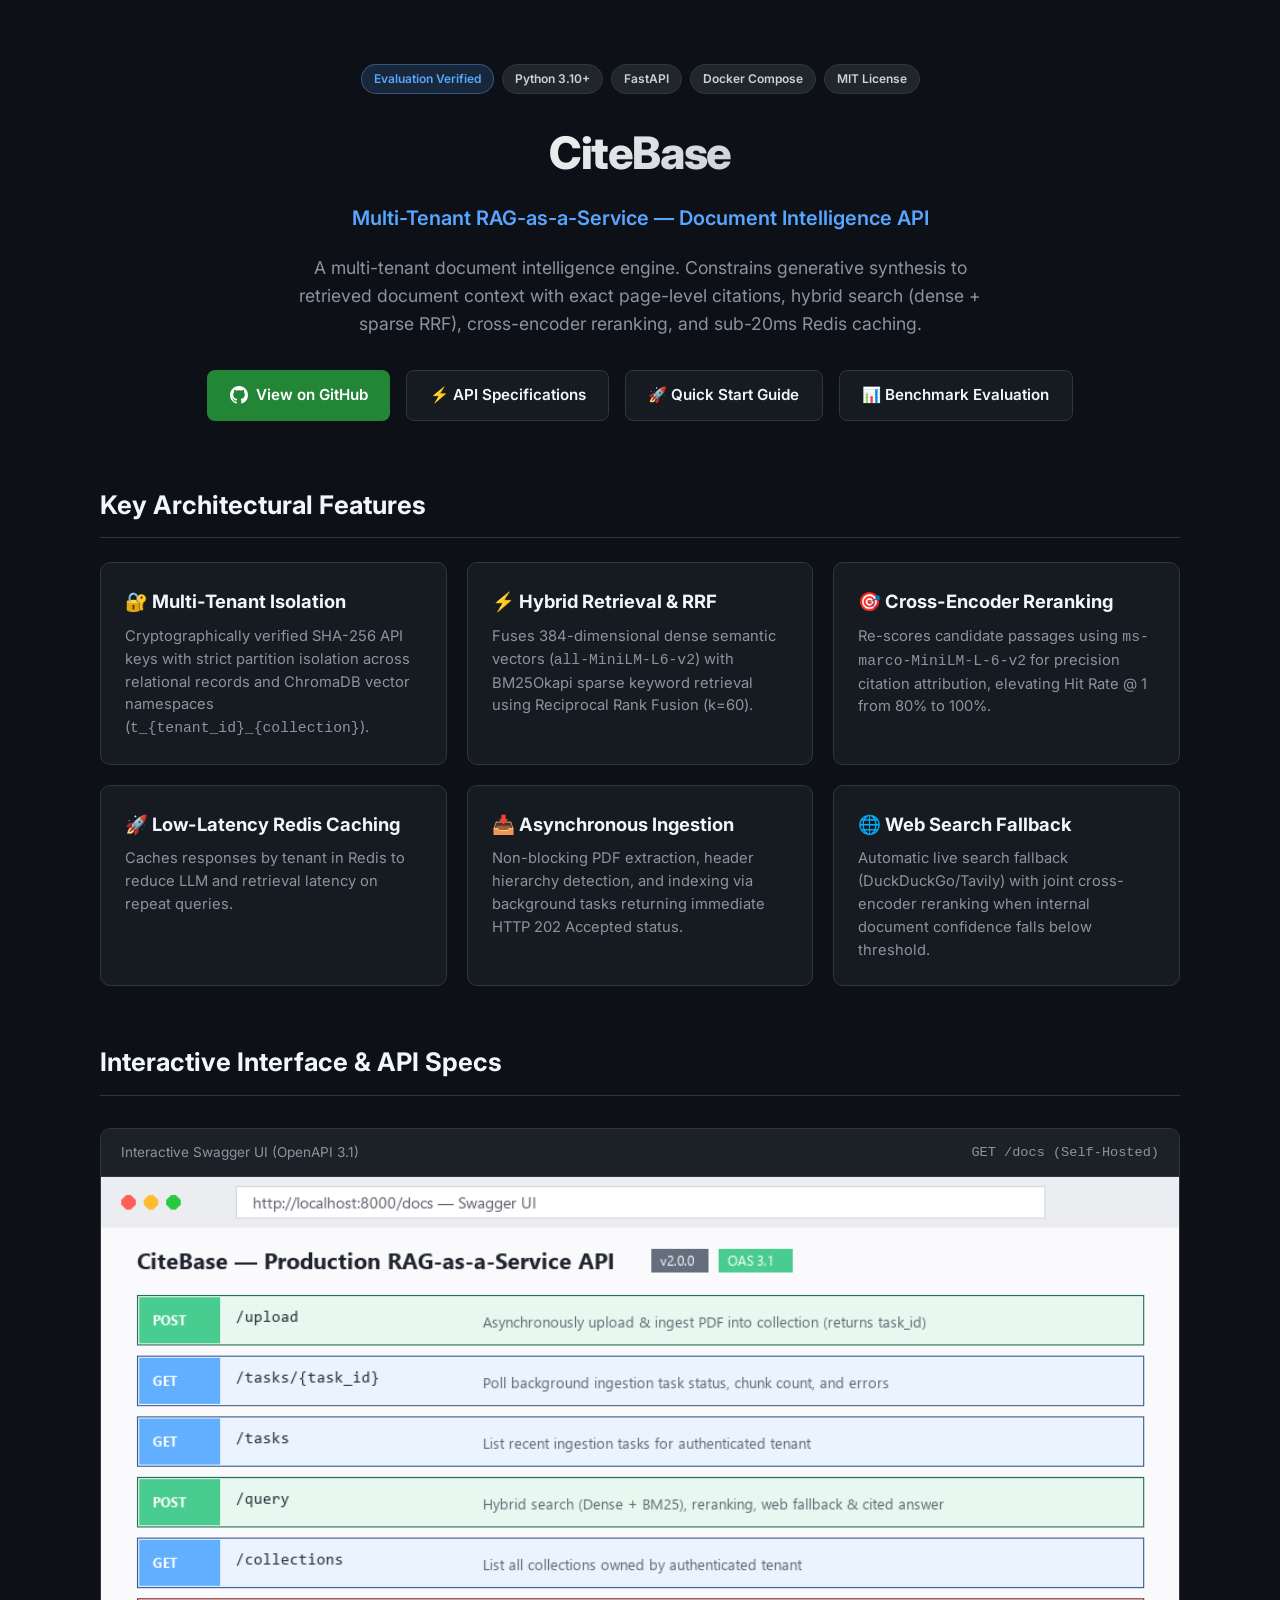
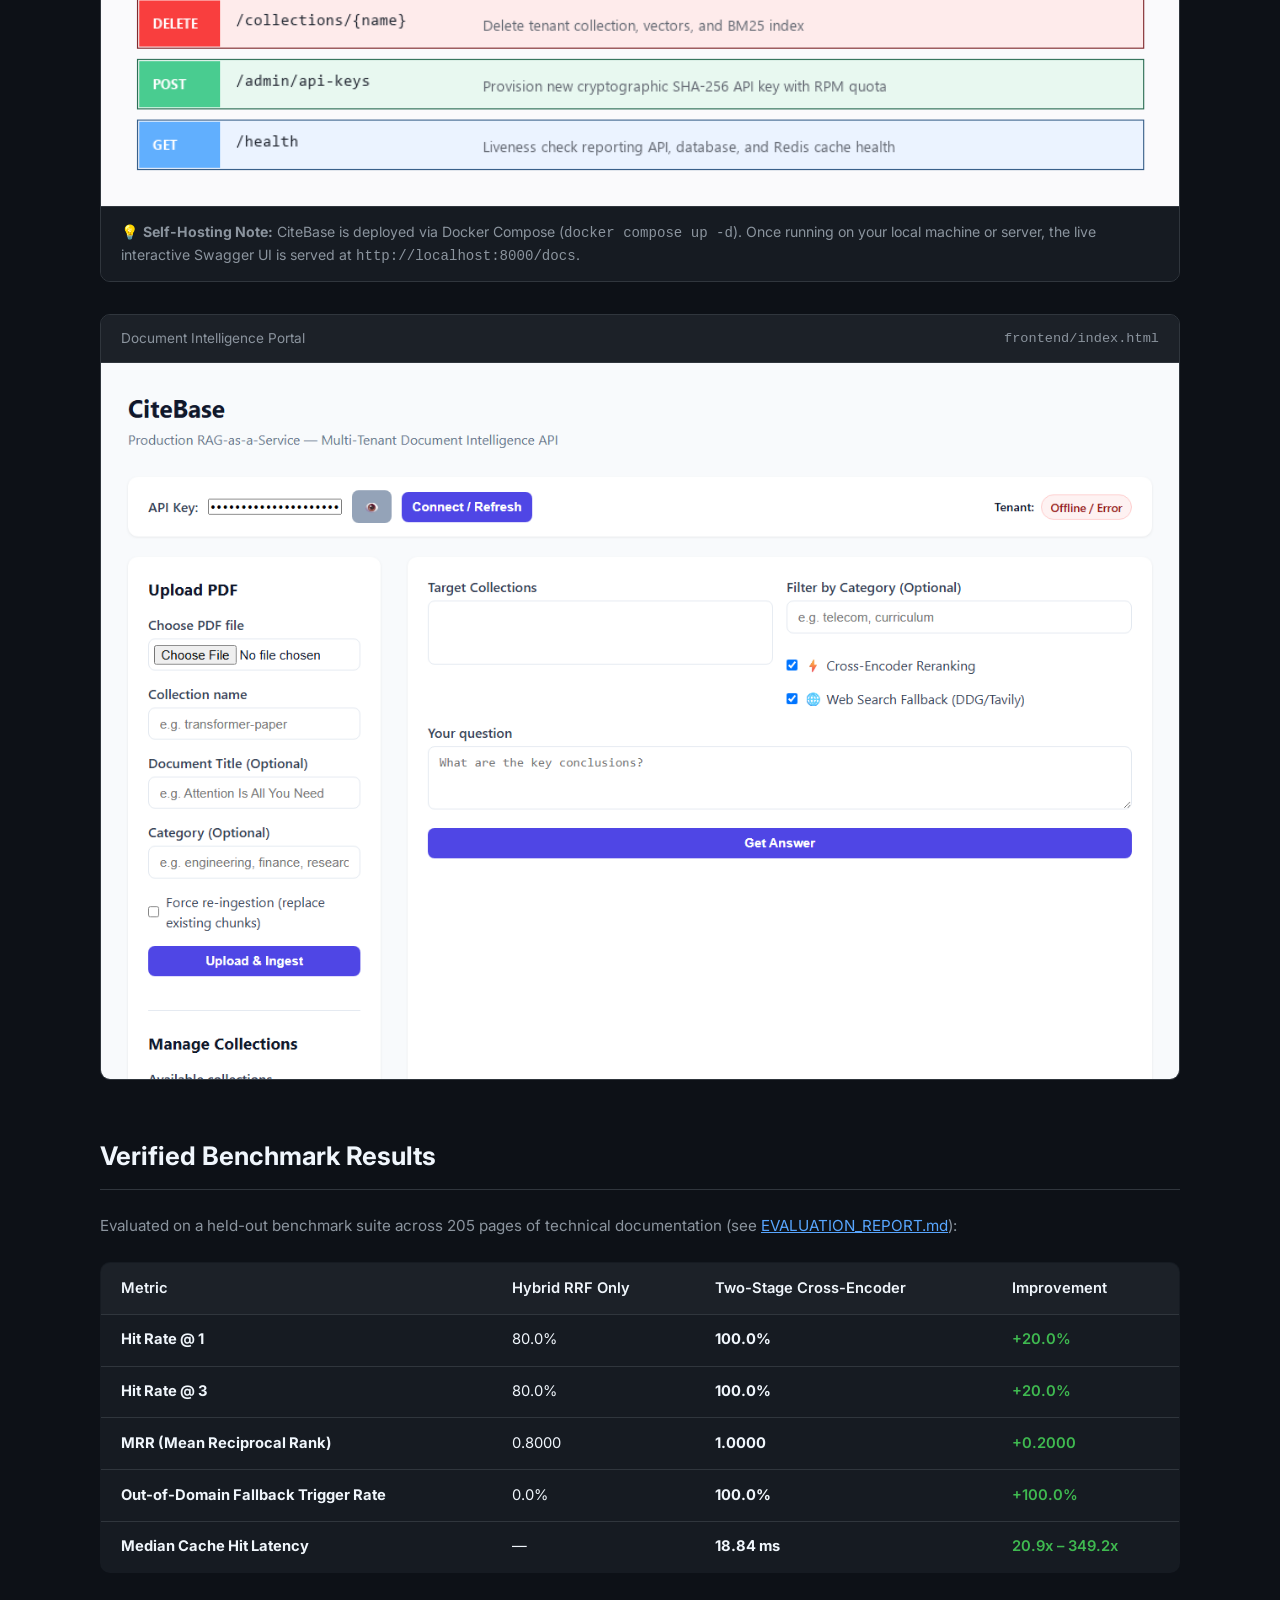
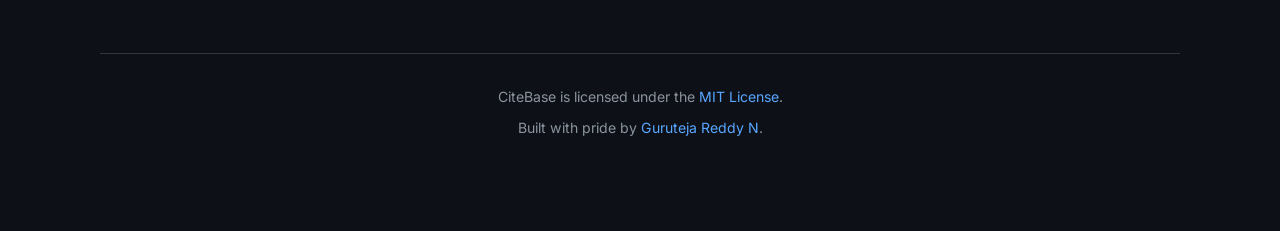
<file: docs/index.html>
<!DOCTYPE html>
<html lang="en">
<head>
  <meta charset="UTF-8">
  <meta name="viewport" content="width=device-width, initial-scale=1.0">
  <title>CiteBase — Multi-Tenant RAG-as-a-Service</title>
  <meta name="description" content="CiteBase: Multi-Tenant Document Intelligence API with Hybrid Search, Cross-Encoder Reranking, Redis Caching, and Async Ingestion.">
  <link rel="preconnect" href="https://fonts.googleapis.com">
  <link rel="preconnect" href="https://fonts.gstatic.com" crossorigin>
  <link href="https://fonts.googleapis.com/css2?family=Inter:wght@400;500;600;700;800&family=JetBrains+Mono:wght@400;600&display=swap" rel="stylesheet">
  <style>
    :root {
      --bg: #0d1117;
      --card-bg: #161b22;
      --card-border: #30363d;
      --text-main: #f0f6fc;
      --text-muted: #8b949e;
      --accent: #58a6ff;
      --accent-hover: #79b8ff;
      --success: #3fb950;
      --code-bg: #090d13;
    }

    html {
      scroll-behavior: smooth;
    }

    * {
      box-sizing: border-box;
      margin: 0;
      padding: 0;
    }

    body {
      font-family: 'Inter', -apple-system, BlinkMacSystemFont, sans-serif;
      background-color: var(--bg);
      color: var(--text-main);
      line-height: 1.6;
      padding: 0 1.5rem;
    }

    .container {
      max-width: 1080px;
      margin: 0 auto;
      padding: 4rem 0 6rem;
    }

    header {
      text-align: center;
      margin-bottom: 4rem;
    }

    .badge-bar {
      display: flex;
      justify-content: center;
      gap: 0.5rem;
      flex-wrap: wrap;
      margin-bottom: 1.5rem;
    }

    .badge {
      display: inline-block;
      font-size: 0.75rem;
      font-weight: 600;
      padding: 0.28rem 0.75rem;
      border-radius: 9999px;
      background: #21262d;
      color: #c9d1d9;
      border: 1px solid var(--card-border);
      text-decoration: none;
      cursor: pointer;
      transition: all 0.2s ease;
    }

    .badge:hover {
      background: #30363d;
      color: #ffffff;
      border-color: #8b949e;
      transform: translateY(-1px);
    }

    .badge.highlight {
      background: rgba(88, 166, 255, 0.15);
      color: var(--accent);
      border-color: rgba(88, 166, 255, 0.4);
    }

    .badge.highlight:hover {
      background: rgba(88, 166, 255, 0.25);
      color: #ffffff;
      border-color: var(--accent);
    }

    h1 {
      font-size: 2.8rem;
      font-weight: 800;
      letter-spacing: -0.03em;
      margin-bottom: 0.75rem;
      background: linear-gradient(135deg, #ffffff 30%, #8b949e 100%);
      -webkit-background-clip: text;
      -webkit-text-fill-color: transparent;
    }

    .subtitle {
      font-size: 1.25rem;
      color: var(--accent);
      font-weight: 600;
      margin-bottom: 1.25rem;
    }

    .lead {
      font-size: 1.1rem;
      color: var(--text-muted);
      max-width: 720px;
      margin: 0 auto 2rem;
    }

    .cta-group {
      display: flex;
      justify-content: center;
      gap: 1rem;
      flex-wrap: wrap;
    }

    .btn {
      display: inline-flex;
      align-items: center;
      gap: 0.5rem;
      padding: 0.75rem 1.4rem;
      font-size: 0.95rem;
      font-weight: 600;
      border-radius: 8px;
      text-decoration: none;
      transition: all 0.2s ease;
    }

    .btn-primary {
      background-color: #238636;
      color: #ffffff;
    }

    .btn-primary:hover {
      background-color: #2ea043;
      transform: translateY(-1px);
    }

    .btn-secondary {
      background-color: var(--card-bg);
      color: var(--text-main);
      border: 1px solid var(--card-border);
    }

    .btn-secondary:hover {
      background-color: #21262d;
      border-color: #8b949e;
      transform: translateY(-1px);
    }

    .section-title {
      font-size: 1.6rem;
      font-weight: 700;
      margin: 3.5rem 0 1.5rem;
      border-bottom: 1px solid var(--card-border);
      padding-bottom: 0.75rem;
    }

    .features-grid {
      display: grid;
      grid-template-columns: repeat(auto-fit, minmax(310px, 1fr));
      gap: 1.25rem;
      margin-top: 1rem;
    }

    .card {
      background: var(--card-bg);
      border: 1px solid var(--card-border);
      border-radius: 10px;
      padding: 1.5rem;
      transition: border-color 0.2s ease, transform 0.2s ease;
    }

    .card:hover {
      border-color: var(--accent);
      transform: translateY(-2px);
    }

    .card h3 {
      font-size: 1.15rem;
      font-weight: 700;
      margin-bottom: 0.5rem;
      color: var(--text-main);
      display: flex;
      align-items: center;
      gap: 0.5rem;
    }

    .card p {
      font-size: 0.92rem;
      color: var(--text-muted);
      line-height: 1.55;
    }

    .preview-card {
      background: var(--card-bg);
      border: 1px solid var(--card-border);
      border-radius: 10px;
      overflow: hidden;
      margin-top: 2rem;
    }

    .preview-card-header {
      background: #1c2128;
      padding: 0.75rem 1.25rem;
      display: flex;
      justify-content: space-between;
      align-items: center;
      border-bottom: 1px solid var(--card-border);
      font-size: 0.85rem;
      color: var(--text-muted);
    }

    .preview-img {
      width: 100%;
      height: auto;
      display: block;
    }

    .metrics-table {
      width: 100%;
      border-collapse: collapse;
      margin-top: 1.5rem;
      background: var(--card-bg);
      border-radius: 10px;
      overflow: hidden;
      border: 1px solid var(--card-border);
    }

    .metrics-table th, .metrics-table td {
      padding: 0.85rem 1.25rem;
      text-align: left;
      font-size: 0.92rem;
      border-bottom: 1px solid var(--card-border);
    }

    .metrics-table th {
      background: #1c2128;
      font-weight: 600;
      color: var(--text-main);
    }

    .metrics-table td:last-child {
      color: var(--success);
      font-weight: 600;
    }

    footer {
      margin-top: 5rem;
      text-align: center;
      font-size: 0.88rem;
      color: var(--text-muted);
      border-top: 1px solid var(--card-border);
      padding-top: 2rem;
    }

    footer a {
      color: var(--accent);
      text-decoration: none;
    }

    footer a:hover {
      text-decoration: underline;
    }
  </style>
</head>
<body>
  <div class="container">
    <header>
      <div class="badge-bar">
        <a href="#benchmarks" class="badge highlight" title="View verified benchmark results">Evaluation Verified</a>
        <a href="https://www.python.org/" target="_blank" rel="noopener" class="badge" title="Python 3.10+">Python 3.10+</a>
        <a href="https://fastapi.tiangolo.com/" target="_blank" rel="noopener" class="badge" title="FastAPI Framework">FastAPI</a>
        <a href="https://github.com/GurutejaReddy-04/citebase/blob/main/docker-compose.yml" target="_blank" rel="noopener" class="badge" title="View docker-compose.yml">Docker Compose</a>
        <a href="https://github.com/GurutejaReddy-04/citebase/blob/main/LICENSE" target="_blank" rel="noopener" class="badge" title="View MIT License">MIT License</a>
      </div>
      <h1>CiteBase</h1>
      <div class="subtitle">Multi-Tenant RAG-as-a-Service — Document Intelligence API</div>
      <p class="lead">
        A multi-tenant document intelligence engine. Constrains generative synthesis to retrieved document context with exact page-level citations, hybrid search (dense + sparse RRF), cross-encoder reranking, and sub-20ms Redis caching.
      </p>
      <div class="cta-group">
        <a href="https://github.com/GurutejaReddy-04/citebase" class="btn btn-primary" target="_blank" rel="noopener">
          <svg height="18" width="18" viewBox="0 0 16 16" fill="currentColor">
            <path d="M8 0C3.58 0 0 3.58 0 8c0 3.54 2.29 6.53 5.47 7.59.4.07.55-.17.55-.38 0-.19-.01-.82-.01-1.49-2.01.37-2.53-.49-2.69-.94-.09-.23-.48-.94-.82-1.13-.28-.15-.68-.52-.01-.53.63-.01 1.08.58 1.23.82.72 1.21 1.87.87 2.33.66.07-.52.28-.87.51-1.07-1.78-.2-3.64-.89-3.64-3.95 0-.87.31-1.59.82-2.15-.08-.2-.36-1.02.08-2.12 0 0 .67-.21 2.2.82.64-.18 1.32-.27 2-.27.68 0 1.36.09 2 .27 1.53-1.04 2.2-.82 2.2-.82.44 1.1.16 1.92.08 2.12.51.56.82 1.27.82 2.15 0 3.07-1.87 3.75-3.65 3.95.29.25.54.73.54 1.48 0 1.07-.01 1.93-.01 2.2 0 .21.15.46.55.38A8.013 8.013 0 0016 8c0-4.42-3.58-8-8-8z"/>
          </svg>
          View on GitHub
        </a>
        <a href="#api-specs" class="btn btn-secondary">
          ⚡ API Specifications
        </a>
        <a href="https://github.com/GurutejaReddy-04/citebase#quick-start" class="btn btn-secondary" target="_blank" rel="noopener">
          🚀 Quick Start Guide
        </a>
        <a href="https://github.com/GurutejaReddy-04/citebase/blob/main/EVALUATION_REPORT.md" class="btn btn-secondary" target="_blank" rel="noopener">
          📊 Benchmark Evaluation
        </a>
      </div>
    </header>

    <section>
      <h2 class="section-title">Key Architectural Features</h2>
      <div class="features-grid">
        <div class="card">
          <h3>🔐 Multi-Tenant Isolation</h3>
          <p>Cryptographically verified SHA-256 API keys with strict partition isolation across relational records and ChromaDB vector namespaces (<code>t_{tenant_id}_{collection}</code>).</p>
        </div>
        <div class="card">
          <h3>⚡ Hybrid Retrieval & RRF</h3>
          <p>Fuses 384-dimensional dense semantic vectors (<code>all-MiniLM-L6-v2</code>) with BM25Okapi sparse keyword retrieval using Reciprocal Rank Fusion (k=60).</p>
        </div>
        <div class="card">
          <h3>🎯 Cross-Encoder Reranking</h3>
          <p>Re-scores candidate passages using <code>ms-marco-MiniLM-L-6-v2</code> for precision citation attribution, elevating Hit Rate @ 1 from 80% to 100%.</p>
        </div>
        <div class="card">
          <h3>🚀 Low-Latency Redis Caching</h3>
          <p>Caches responses by tenant in Redis to reduce LLM and retrieval latency on repeat queries.</p>
        </div>
        <div class="card">
          <h3>📥 Asynchronous Ingestion</h3>
          <p>Non-blocking PDF extraction, header hierarchy detection, and indexing via background tasks returning immediate HTTP 202 Accepted status.</p>
        </div>
        <div class="card">
          <h3>🌐 Web Search Fallback</h3>
          <p>Automatic live search fallback (DuckDuckGo/Tavily) with joint cross-encoder reranking when internal document confidence falls below threshold.</p>
        </div>
      </div>
    </section>

    <section id="api-specs">
      <h2 class="section-title">Interactive Interface & API Specs</h2>
      <div class="preview-card">
        <div class="preview-card-header">
          <span>Interactive Swagger UI (OpenAPI 3.1)</span>
          <span><code>GET /docs (Self-Hosted)</code></span>
        </div>
        <img class="preview-img" src="images/swagger-ui.png" alt="CiteBase Swagger UI API Documentation">
        <div style="padding: 0.85rem 1.25rem; background: #161b22; border-top: 1px solid var(--card-border); font-size: 0.88rem; color: var(--text-muted);">
          💡 <strong>Self-Hosting Note:</strong> CiteBase is deployed via Docker Compose (<code>docker compose up -d</code>). Once running on your local machine or server, the live interactive Swagger UI is served at <code>http://localhost:8000/docs</code>.
        </div>
      </div>

      <div class="preview-card">
        <div class="preview-card-header">
          <span>Document Intelligence Portal</span>
          <span><code>frontend/index.html</code></span>
        </div>
        <img class="preview-img" src="images/frontend-ui.png" alt="CiteBase Frontend Intelligence Interface">
      </div>
    </section>

    <section id="benchmarks">
      <h2 class="section-title">Verified Benchmark Results</h2>
      <p style="color: var(--text-muted); font-size: 0.95rem;">
        Evaluated on a held-out benchmark suite across 205 pages of technical documentation (see <a href="https://github.com/GurutejaReddy-04/citebase/blob/main/EVALUATION_REPORT.md" style="color: var(--accent);">EVALUATION_REPORT.md</a>):
      </p>
      <table class="metrics-table">
        <thead>
          <tr>
            <th>Metric</th>
            <th>Hybrid RRF Only</th>
            <th>Two-Stage Cross-Encoder</th>
            <th>Improvement</th>
          </tr>
        </thead>
        <tbody>
          <tr>
            <td><strong>Hit Rate @ 1</strong></td>
            <td>80.0%</td>
            <td><strong>100.0%</strong></td>
            <td>+20.0%</td>
          </tr>
          <tr>
            <td><strong>Hit Rate @ 3</strong></td>
            <td>80.0%</td>
            <td><strong>100.0%</strong></td>
            <td>+20.0%</td>
          </tr>
          <tr>
            <td><strong>MRR (Mean Reciprocal Rank)</strong></td>
            <td>0.8000</td>
            <td><strong>1.0000</strong></td>
            <td>+0.2000</td>
          </tr>
          <tr>
            <td><strong>Out-of-Domain Fallback Trigger Rate</strong></td>
            <td>0.0%</td>
            <td><strong>100.0%</strong></td>
            <td>+100.0%</td>
          </tr>
          <tr>
            <td><strong>Median Cache Hit Latency</strong></td>
            <td>—</td>
            <td><strong>18.84 ms</strong></td>
            <td>20.9x – 349.2x</td>
          </tr>
        </tbody>
      </table>
    </section>

    <footer>
      <p>CiteBase is licensed under the <a href="https://github.com/GurutejaReddy-04/citebase/blob/main/LICENSE">MIT License</a>.</p>
      <p style="margin-top: 0.5rem;">Built with pride by <a href="https://github.com/GurutejaReddy-04">Guruteja Reddy N</a>.</p>
    </footer>
  </div>
</body>
</html>
</file>
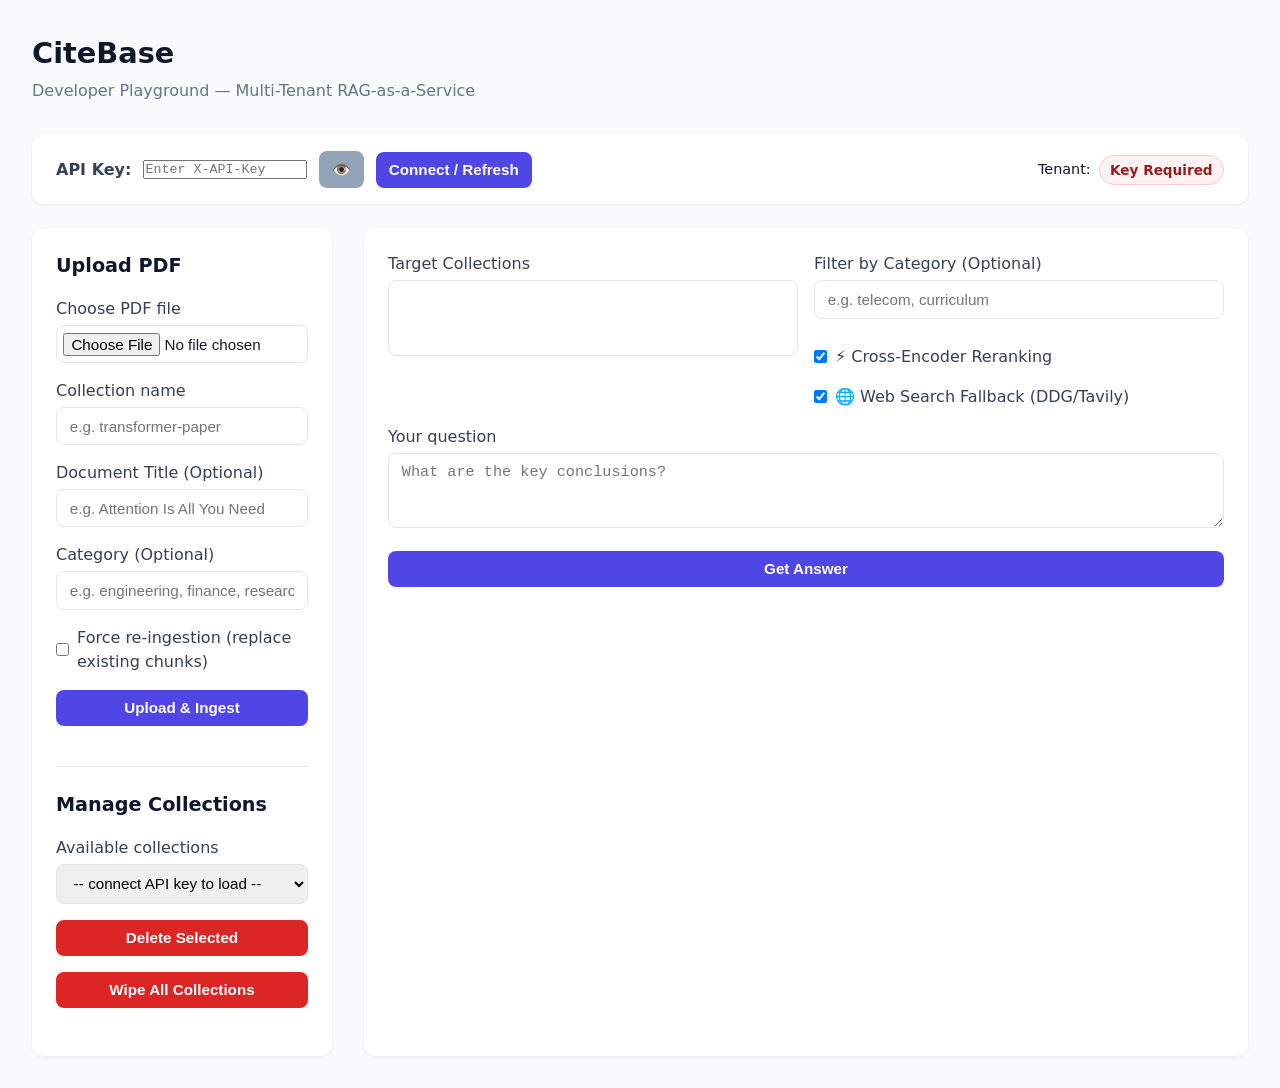
<file: frontend/index.html>
<!DOCTYPE html>
<html lang="en">
<head>
  <meta charset="UTF-8">
  <meta name="viewport" content="width=device-width, initial-scale=1.0">
  <title>CiteBase – Document Q&A</title>
  <link rel="stylesheet" href="styles.css?v=2">
</head>
<body>
  <header>
    <h1>CiteBase</h1>
    <p class="subtitle">Developer Playground — Multi-Tenant RAG-as-a-Service</p>
  </header>
  <div class="auth-panel">
    <div class="auth-form">
      <label for="apiKeyInput">API Key:</label>
      <input type="password" id="apiKeyInput" placeholder="Enter X-API-Key" autocomplete="off">
      <button id="toggleKeyVisibilityBtn" class="secondary btn-icon" type="button" title="Show/Hide Key">👁️</button>
      <button id="connectBtn" type="button">Connect / Refresh</button>
    </div>
    <div class="tenant-indicator">
      <span>Tenant:</span>
      <span id="tenantBadge" class="tenant-pill disconnected">Not Connected</span>
    </div>
  </div>

  <div class="layout">
    <!-- Sidebar: Upload & Collection Management -->
    <aside class="panel" id="sidebar">
      <section>
        <h2>Upload PDF</h2>
        <label for="fileInput">Choose PDF file</label>
        <input type="file" id="fileInput" accept=".pdf">
        <label for="collNameInput">Collection name</label>
        <input type="text" id="collNameInput" placeholder="e.g. transformer-paper" autocomplete="off">
        <label for="docTitleInput">Document Title (Optional)</label>
        <input type="text" id="docTitleInput" placeholder="e.g. Attention Is All You Need" autocomplete="off">
        <label for="categoryInput">Category (Optional)</label>
        <input type="text" id="categoryInput" placeholder="e.g. engineering, finance, research" autocomplete="off">
        <label class="checkbox-label">
          <input type="checkbox" id="forceCheckbox"> Force re-ingestion (replace existing chunks)
        </label>
        <button id="uploadBtn">Upload & Ingest</button>
        <div id="uploadFeedback" class="feedback"></div>
      </section>

      <hr>

      <section>
        <h2>Manage Collections</h2>
        <label for="collectionSelect">Available collections</label>
        <select id="collectionSelect">
          <option value="">-- connect API key to load --</option>
        </select>
        <button id="deleteBtn" class="danger">Delete Selected</button>
        <button id="resetBtn" class="danger">Wipe All Collections</button>
        <div id="resetConfirm" class="reset-actions hidden">
          <p class="reset-warning">This removes every collection for this tenant. Confirm?</p>
          <button id="confirmResetBtn">Yes, Wipe All</button>
          <button id="cancelResetBtn" class="secondary">Cancel</button>
        </div>
        <div id="manageFeedback" class="feedback"></div>
      </section>
    </aside>

    <!-- Main: Question & Results -->
    <main class="panel" id="queryPanel">
      <div class="query-filters-grid">
        <div>
          <label for="queryCollectionSelect">Target Collections</label>
          <select id="queryCollectionSelect" multiple size="3"></select>
        </div>
        <div>
          <label for="queryCategoryFilter">Filter by Category (Optional)</label>
          <input type="text" id="queryCategoryFilter" placeholder="e.g. telecom, curriculum">
          <label class="checkbox-label checkbox-label--spaced">
            <input type="checkbox" id="rerankToggle" checked> ⚡ Cross-Encoder Reranking
          </label>
          <label class="checkbox-label checkbox-label--tight">
            <input type="checkbox" id="webFallbackToggle" checked> 🌐 Web Search Fallback (DDG/Tavily)
          </label>
        </div>
      </div>
      <label for="questionInput">Your question</label>
      <textarea id="questionInput" rows="3" placeholder="What are the key conclusions?"></textarea>
      <button id="askBtn">Get Answer</button>
      <div id="queryFeedback" class="feedback"></div>

      <div id="resultsContainer" class="hidden">
        <div class="results-header">
          <h3>Answer</h3>
          <div class="results-meta-group">
            <span id="retrievalModeBadge" class="mode-badge local_document">📄 Local Document</span>
            <span id="cachePill" class="cache-pill hidden">⚡ Cached Hit</span>
          </div>
        </div>
        <div id="answerDisplay" class="answer-box"></div>
        <h3>Sources & Citations</h3>
        <div id="sourcesDisplay"></div>
      </div>
    </main>
  </div>

  <script src="app.js?v=2"></script>
</body>
</html>
</file>
<file: frontend/styles.css>
/* Reset & base */
*,
*::before,
*::after {
  box-sizing: border-box;
  margin: 0;
  padding: 0;
}

body {
  font-family: system-ui, -apple-system, "Segoe UI", Roboto, Helvetica, Arial, sans-serif;
  background: #F8FAFC;
  color: #0F172A;
  padding: 2rem;
  line-height: 1.5;
}

h1 {
  font-size: 1.8rem;
  margin-bottom: 0.25rem;
}

.subtitle {
  color: #64748b;
  margin-bottom: 2rem;
  display: flex;
  align-items: center;
  flex-wrap: wrap;
  gap: 0.5rem;
}

.playground-badge {
  display: inline-block;
  font-size: 0.75rem;
  font-weight: 600;
  color: #0369a1;
  background: #e0f2fe;
  border: 1px solid #bae6fd;
  border-radius: 9999px;
  padding: 0.15rem 0.6rem;
  vertical-align: middle;
}

/* Layout */
.layout {
  display: grid;
  grid-template-columns: 300px 1fr;
  gap: 2rem;
}

.panel {
  background: #fff;
  border-radius: 12px;
  padding: 1.5rem;
  box-shadow: 0 1px 3px rgba(0, 0, 0, 0.08);
}

.panel h2 {
  font-size: 1.2rem;
  margin-bottom: 1rem;
  color: #0f172a;
}

/* Form elements */
label {
  display: block;
  font-weight: 500;
  margin-bottom: 0.25rem;
  color: #334155;
}

input[type="text"],
textarea,
select,
input[type="file"] {
  width: 100%;
  padding: 0.6rem 0.8rem;
  margin-bottom: 1rem;
  border: 1px solid #E2E8F0;
  border-radius: 8px;
  font-size: 0.95rem;
}

input[type="file"] {
  padding: 0.4rem;
}

.checkbox-label {
  display: flex;
  align-items: center;
  gap: 0.5rem;
  margin-bottom: 1rem;
  font-weight: normal;
}

.checkbox-label input {
  width: auto;
  margin: 0;
}

/* Buttons */
button {
  width: 100%;
  padding: 0.6rem 0.8rem;
  margin-bottom: 1rem;
  border: none;
  border-radius: 8px;
  font-size: 0.95rem;
  font-weight: 600;
  cursor: pointer;
  transition: background 0.15s;
  background: #4F46E5;
  color: #fff;
}

button:hover {
  background: #4338CA;
}

button:disabled {
  background: #94a3b8;
  cursor: not-allowed;
}

button.danger {
  background: #dc2626;
}

button.danger:hover {
  background: #b91c1c;
}

button.secondary {
  background: #94a3b8;
}

button.secondary:hover {
  background: #7c8797;
}

/* Feedback messages */
.feedback {
  font-size: 0.9rem;
  margin: 0.5rem 0;
}

.feedback.success {
  color: #16a34a;
}

.feedback.error {
  color: #dc2626;
}

.feedback.warning {
  color: #d97706;
}

.query-filters-grid {
  display: grid;
  grid-template-columns: 1fr 1fr;
  gap: 1rem;
}

/* Results */
.answer-box {
  background: #F8FAFC;
  border: 1px solid #E2E8F0;
  padding: 1rem;
  border-radius: 8px;
  line-height: 1.6;
  margin-bottom: 1.5rem;
}

.source-card {
  background: #f8fafc;
  border-left: 3px solid #4F46E5;
  padding: 0.75rem;
  margin-bottom: 0.75rem;
  border-radius: 6px;
  display: flex;
  flex-direction: column;
  gap: 0.4rem;
}

.source-header {
  display: flex;
  justify-content: space-between;
  align-items: center;
}

.source-card .source-name {
  font-weight: 600;
  margin-right: 0.5rem;
}

.source-page {
  font-size: 0.85rem;
  color: #64748b;
  margin-right: 0.5rem;
}

.source-score {
  font-size: 0.85rem;
  font-weight: 600;
  color: #4F46E5;
}

.source-breadcrumb {
  font-size: 0.85rem;
  color: #475569;
  background: #f1f5f9;
  padding: 0.25rem 0.5rem;
  border-radius: 4px;
}

.badge {
  display: inline-block;
  font-size: 0.75rem;
  font-weight: 600;
  padding: 0.15rem 0.45rem;
  border-radius: 4px;
  text-transform: uppercase;
}

.category-badge {
  background: #e0e7ff;
  color: #3730a3;
}

/* Reset confirm section */
.reset-actions {
  margin-top: 1rem;
}

.reset-warning {
  font-size: 0.9rem;
  margin-bottom: 0.5rem;
}

hr {
  margin: 1.5rem 0;
  border: 0;
  border-top: 1px solid #e2e8f0;
}

/* Responsive */
@media (max-width: 768px) {
  .layout {
    grid-template-columns: 1fr;
  }
  .query-filters-grid {
    grid-template-columns: 1fr;
  }
}

/* Authentication & Tenant Header */
.auth-panel {
  background: #fff;
  border-radius: 12px;
  padding: 1rem 1.5rem;
  margin-bottom: 1.5rem;
  box-shadow: 0 1px 3px rgba(0, 0, 0, 0.08);
  display: flex;
  align-items: center;
  justify-content: space-between;
  flex-wrap: wrap;
  gap: 1rem;
}

.auth-form {
  display: flex;
  align-items: center;
  gap: 0.75rem;
  flex: 1;
  max-width: 700px;
}

.auth-form label {
  white-space: nowrap;
  margin-bottom: 0;
  font-weight: 600;
}

.auth-form input {
  margin-bottom: 0;
  font-family: monospace;
}

.auth-form button {
  width: auto;
  white-space: nowrap;
  margin-bottom: 0;
}

.tenant-indicator {
  display: flex;
  align-items: center;
  gap: 0.5rem;
  font-size: 0.9rem;
  font-weight: 500;
}

.tenant-pill {
  background: #ecfdf5;
  color: #065f46;
  border: 1px solid #a7f3d0;
  padding: 0.25rem 0.65rem;
  border-radius: 9999px;
  font-weight: 600;
  font-size: 0.85rem;
}

.tenant-pill.disconnected {
  background: #fef2f2;
  color: #991b1b;
  border-color: #fecaca;
}

/* Results header & metadata pills */
.results-header {
  display: flex;
  align-items: center;
  justify-content: space-between;
  margin-bottom: 0.75rem;
}

.results-meta-group {
  display: flex;
  align-items: center;
  gap: 0.5rem;
  flex-wrap: wrap;
}

.mode-badge {
  display: inline-flex;
  align-items: center;
  gap: 0.35rem;
  font-size: 0.8rem;
  font-weight: 600;
  padding: 0.25rem 0.6rem;
  border-radius: 6px;
}

.mode-badge.local_document {
  background: #EEF2FF;
  color: #3730A3;
}

.mode-badge.blended {
  background: #f3e8ff;
  color: #6b21a8;
}

.mode-badge.web_fallback {
  background: #ccfbf1;
  color: #115e59;
}

.mode-badge.cached {
  background: #fef3c7;
  color: #92400e;
}

.cache-pill {
  background: #fef3c7;
  color: #b45309;
  border: 1px solid #fde68a;
  font-size: 0.75rem;
  font-weight: 700;
  padding: 0.2rem 0.5rem;
  border-radius: 4px;
}

.task-progress {
  display: inline-block;
  font-family: monospace;
  font-size: 0.85rem;
  background: #f1f5f9;
  padding: 0.25rem 0.5rem;
  border-radius: 4px;
}

/* Cache pill state variants (M-09) */
.cache-pill.hit {
  background: #fef3c7;
  color: #b45309;
  border-color: #fde68a;
}

.cache-pill.live {
  background: #f1f5f9;
  color: #475569;
  border-color: #cbd5e1;
}

/* Web fallback banner (M-07) */
.fallback-banner {
  background: #0f766e;
  color: #fff;
  padding: 8px 12px;
  border-radius: 6px;
  margin-bottom: 12px;
  font-size: 0.85rem;
  font-weight: 600;
}

/* Answer pre-wrap container (M-07) */
.answer-text {
  white-space: pre-wrap;
}

/* No sources placeholder (M-07) */
.no-sources {
  color: #64748b;
  font-style: italic;
}

/* Source card web link (M-07) */
.source-link {
  color: #4F46E5;
  text-decoration: underline;
}

/* Badge color variants (M-07) */
.badge-web {
  background: #0d9488;
  color: #fff;
}

.badge-collection {
  background: #4b5563;
  color: #fff;
}

.badge-channel {
  background: #4F46E5;
  color: #fff;
}

/* URL snippet below source card (M-07) */
.url-snippet {
  font-size: 0.8rem;
  color: #4338CA;
  word-break: break-all;
  margin-top: 2px;
}

/* Source card border variants */
.source-card.web {
  border-left-color: #0d9488;
}

.source-card.document {
  border-left-color: #4F46E5;
}

/* Inline style overrides moved to classes (M-08) */

.checkbox-label--spaced {
  margin-top: 10px;
}

.checkbox-label--tight {
  margin-top: 5px;
}

.btn-icon {
  width: auto;
  padding: 0.6rem 0.8rem;
}

.hidden {
  display: none;
}
</file>
